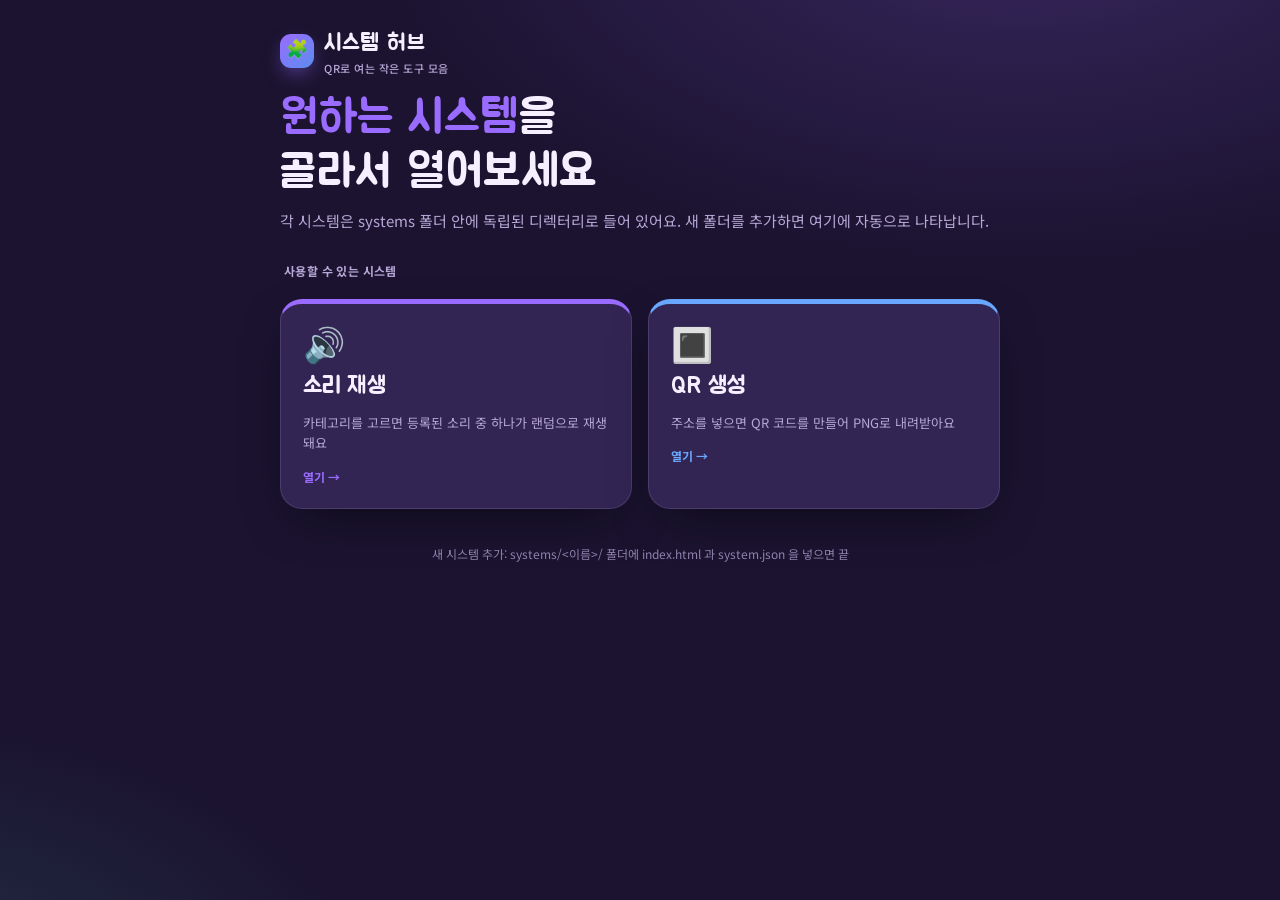
<file: index.html>
<!DOCTYPE html>
<html lang="ko">
<head>
<meta charset="UTF-8" />
<meta name="viewport" content="width=device-width, initial-scale=1.0" />
<title>시스템 허브</title>
<link rel="preconnect" href="https://fonts.googleapis.com" />
<link rel="preconnect" href="https://fonts.gstatic.com" crossorigin />
<link href="https://fonts.googleapis.com/css2?family=Jua&family=Noto+Sans+KR:wght@400;500;700&display=swap" rel="stylesheet" />
<link rel="stylesheet" href="shared/theme.css" />
</head>
<body>
<div class="wrap">
  <div class="topbar">
    <span class="brand"><span class="dot">🧩</span><span>시스템 허브<small>QR로 여는 작은 도구 모음</small></span></span>
  </div>

  <div class="hero">
    <h1><span class="hl">원하는 시스템</span>을<br>골라서 열어보세요</h1>
    <p>각 시스템은 systems 폴더 안에 독립된 디렉터리로 들어 있어요. 새 폴더를 추가하면 여기에 자동으로 나타납니다.</p>
  </div>

  <div class="seclbl">사용할 수 있는 시스템</div>
  <div class="syscards" id="cards"><div class="empty">불러오는 중…</div></div>

  <div class="foot">새 시스템 추가: systems/&lt;이름&gt;/ 폴더에 index.html 과 system.json 을 넣으면 끝</div>
</div>

<script src="shared/discover.js"></script>
<script>
async function loadSystems(){
  let ids = [];
  const files = await Discover.listFiles("systems");   // ["sound/system.json", ...] 또는 null
  if (files) {
    const set = new Set();
    files.forEach(p => { const m = p.match(/^([^/]+)\/system\.json$/); if (m) set.add(m[1]); });
    ids = [...set];
  } else {
    // 폴백: 액션이 만들어 둔 목록
    ids = await fetch("systems/registry.json", {cache:"no-store"}).then(r=>r.ok?r.json():[]).catch(()=>[]);
  }

  const metas = await Promise.all(ids.map(id =>
    fetch("systems/" + id + "/system.json").then(r => r.ok ? r.json() : null)
      .then(j => j ? Object.assign({id}, j) : null).catch(() => null)
  ));

  const list = metas.filter(Boolean).sort((a,b)=>(a.order||99)-(b.order||99) || a.title.localeCompare(b.title,"ko"));
  const box = document.getElementById("cards");
  if (!list.length){ box.innerHTML = '<div class="empty">아직 등록된 시스템이 없어요. systems 폴더에 추가해 주세요.</div>'; return; }
  box.innerHTML = "";
  list.forEach(s => {
    const a = document.createElement("a");
    a.className = "syscard"; a.href = "systems/" + s.id + "/";
    if (s.color) a.style.setProperty("--cc", s.color);
    a.innerHTML =
      '<span class="sico">' + (s.icon || "📦") + '</span>' +
      '<span class="stitle">' + (s.title || s.id) + '</span>' +
      '<span class="sdesc">' + (s.desc || "") + '</span>' +
      '<span class="sgo">열기 →</span>';
    box.appendChild(a);
  });
}
loadSystems();
</script>
</body>
</html>
</file>
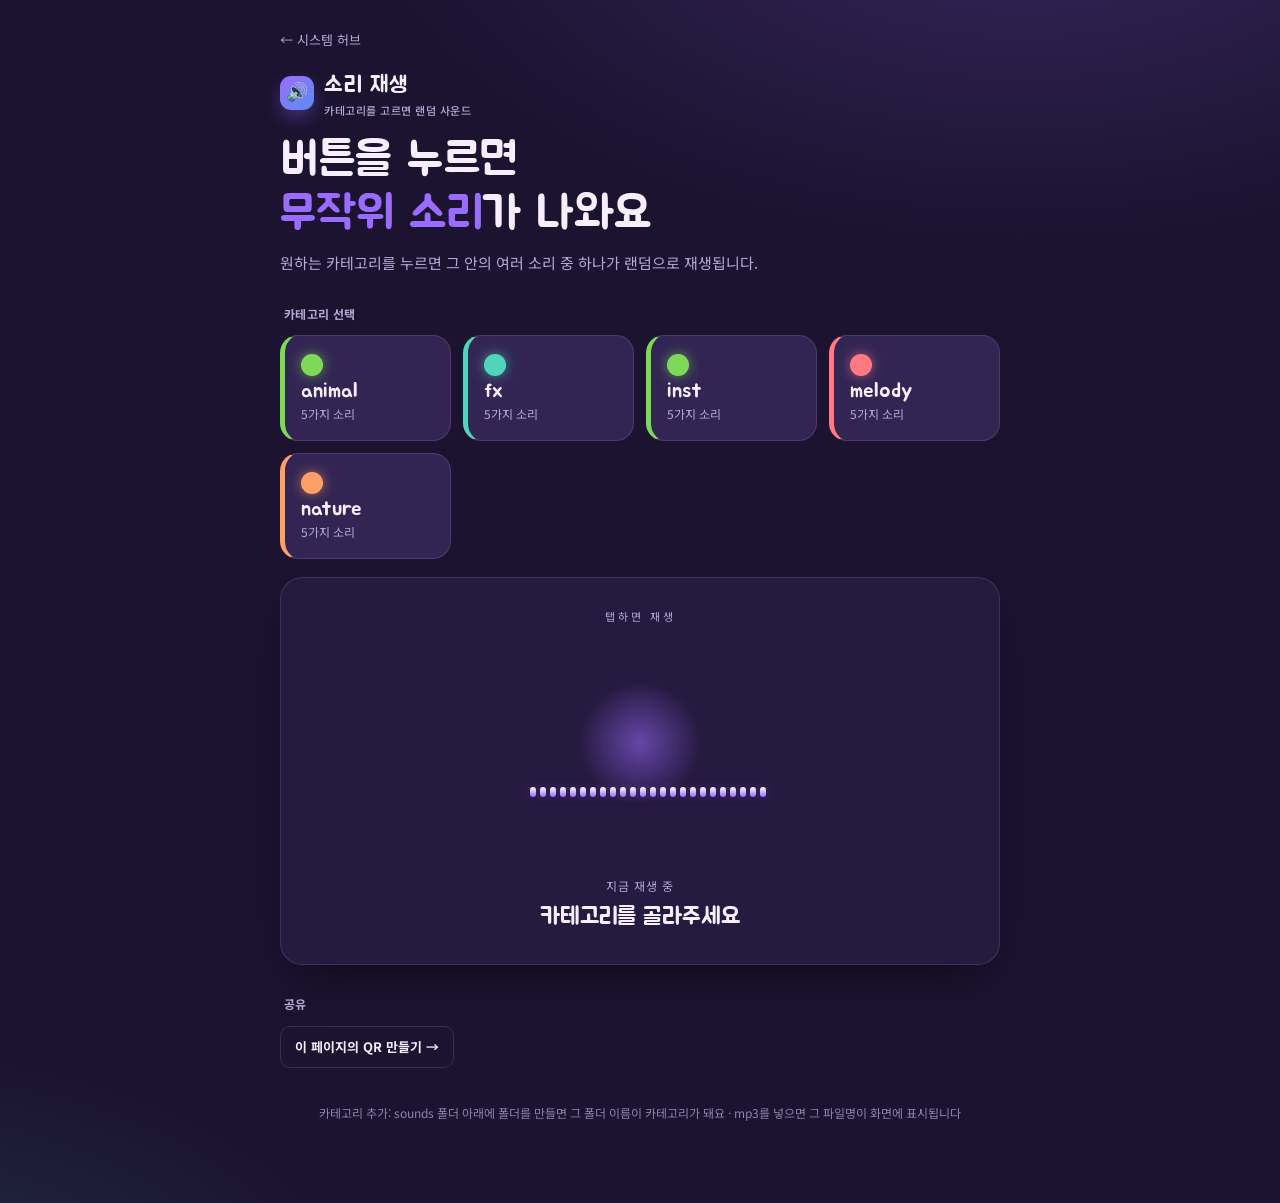
<file: systems/sound/index.html>
<!DOCTYPE html>
<html lang="ko">
<head>
<meta charset="UTF-8" />
<meta name="viewport" content="width=device-width, initial-scale=1.0" />
<title>소리 재생 · 사운드 QR</title>
<link rel="preconnect" href="https://fonts.googleapis.com" />
<link rel="preconnect" href="https://fonts.gstatic.com" crossorigin />
<link href="https://fonts.googleapis.com/css2?family=Jua&family=Noto+Sans+KR:wght@400;500;700&display=swap" rel="stylesheet" />
<link rel="stylesheet" href="../../shared/theme.css" />
</head>
<body>
<div class="wrap">
  <a class="crumb" href="../../">← 시스템 허브</a>
  <div class="topbar">
    <span class="brand"><span class="dot">🔊</span><span>소리 재생<small>카테고리를 고르면 랜덤 사운드</small></span></span>
  </div>

  <div class="hero">
    <h1>버튼을 누르면<br><span class="hl">무작위 소리</span>가 나와요</h1>
    <p>원하는 카테고리를 누르면 그 안의 여러 소리 중 하나가 랜덤으로 재생됩니다.</p>
  </div>

  <div class="seclbl">카테고리 선택</div>
  <div class="cats" id="cats"><div class="note">불러오는 중…</div></div>

  <div class="stage">
    <div class="eyebrow" id="eyebrow">탭하면 재생</div>
    <div class="orb"><div class="ring" id="orbRing"></div><div class="eq" id="eq"></div></div>
    <div class="now">
      <div class="nlbl">지금 재생 중</div>
      <div class="nval" id="nowName">카테고리를 골라주세요</div>
      <div class="ncat" id="nowCat"></div>
    </div>
  </div>

  <div class="seclbl">공유</div>
  <a class="btn ghost" id="qrLink" href="../qr/">이 페이지의 QR 만들기 →</a>

  <div class="foot">카테고리 추가: sounds 폴더 아래에 폴더를 만들면 그 폴더 이름이 카테고리가 돼요 · mp3를 넣으면 그 파일명이 화면에 표시됩니다</div>
</div>

<audio id="player" preload="auto"></audio>

<script src="../../shared/discover.js"></script>
<script>
/* 카테고리/소리 모두 sounds/ 폴더에서 자동으로 만들어집니다.
   - sounds/<폴더이름>/        → "폴더이름" 카테고리
   - sounds/<폴더이름>/*.mp3    → 그 카테고리의 소리들 (파일명이 표시 이름) */

const PALETTE = ["#FF7A85","#FFC861","#4FD6B8","#69A6FF","#C58BFF","#FF9F68","#7ED957","#FF6FB5","#5BD1D7","#B0A0FF"];
function colorFor(name){ let h=0; for(const ch of name) h=(h*31 + ch.charCodeAt(0)) >>> 0; return PALETTE[h % PALETTE.length]; }
function labelOf(file){ return file.replace(/\.mp3$/i, ""); }
function esc(s){ return String(s).replace(/[&<>"]/g, c => ({"&":"&amp;","<":"&lt;",">":"&gt;",'"':"&quot;"}[c])); }

let SOUNDMAP = {};   // { 폴더이름: ["파일.mp3", ...] }
let CATS = [];       // [{ id, name, color }]
const last = {};

async function loadSounds(){
  let map = {};
  const files = await Discover.listFiles("sounds");   // ["동물/cat.mp3", ...] 또는 null
  if (files) {
    files.forEach(p => { const m = p.match(/^([^/]+)\/(.+\.mp3)$/i); if (m) (map[m[1]] = map[m[1]] || []).push(m[2]); });
  } else {
    map = await fetch("sounds/manifest.json", {cache:"no-store"}).then(r=>r.ok?r.json():{}).catch(()=>({}));
  }
  SOUNDMAP = map || {};
  CATS = Object.keys(SOUNDMAP)
    .filter(k => Array.isArray(SOUNDMAP[k]) && SOUNDMAP[k].length)
    .sort((a,b) => a.localeCompare(b, "ko"))
    .map(name => ({ id:name, name, color:colorFor(name) }));
  renderCats();
}

/* 오디오 + 비주얼라이저 */
const audioEl = document.getElementById("player");
let AC, ANALYSER, FREQ, SRC;
function audio(){
  if (!AC){
    AC = new (window.AudioContext || window.webkitAudioContext)();
    SRC = AC.createMediaElementSource(audioEl);
    ANALYSER = AC.createAnalyser(); ANALYSER.fftSize = 128;
    FREQ = new Uint8Array(ANALYSER.frequencyBinCount);
    SRC.connect(ANALYSER); ANALYSER.connect(AC.destination);
    requestAnimationFrame(drawEq);
  }
  if (AC.state === "suspended") AC.resume();
}
const eqEl=document.getElementById("eq"), ringEl=document.getElementById("orbRing");
const BARS=24; for(let i=0;i<BARS;i++) eqEl.appendChild(document.createElement("span"));
const barEls=[...eqEl.children];
function drawEq(){
  requestAnimationFrame(drawEq);
  if(!ANALYSER) return;
  ANALYSER.getByteFrequencyData(FREQ);
  let peak=0;
  for(let i=0;i<BARS;i++){
    const v=FREQ[i+1]||0; peak=Math.max(peak,v);
    const h = v<8 ? (9+Math.sin(Date.now()/420+i*0.5)*4) : (10+(v/255)*84);
    barEls[i].style.height=h.toFixed(1)+"px";
  }
  ringEl.style.transform="scale("+(0.6+(peak/255)*0.7).toFixed(3)+")";
}

function renderCats(){
  const wrap = document.getElementById("cats"); wrap.innerHTML = "";
  if (!CATS.length){
    wrap.innerHTML = '<div class="note">아직 카테고리가 없어요. sounds 폴더 아래에 폴더를 만들고 mp3를 넣어 주세요.</div>';
    return;
  }
  CATS.forEach(c => {
    const b = document.createElement("button");
    b.className = "cat"; b.type = "button"; b.dataset.cat = c.id; b.style.setProperty("--cc", c.color);
    b.innerHTML = '<span class="cdot"></span><span class="cname">' + esc(c.name) + '</span>' +
                  '<span class="ccnt">' + SOUNDMAP[c.id].length + '가지 소리</span>';
    b.addEventListener("click", () => playCategory(c, b));
    wrap.appendChild(b);
  });
}
function playCategory(cat, btn){
  const list = SOUNDMAP[cat.id] || [];
  document.querySelectorAll(".cat").forEach(x => x.classList.remove("active"));
  if (btn) btn.classList.add("active");
  document.getElementById("nowCat").textContent = cat.name;
  document.getElementById("nowCat").style.color = cat.color;
  document.documentElement.style.setProperty("--glow", cat.color);
  if (!list.length) return;
  audio();
  let pick; do { pick = list[Math.floor(Math.random()*list.length)]; } while (list.length>1 && pick===last[cat.id]);
  last[cat.id] = pick;
  audioEl.src = encodeURI("sounds/" + cat.id + "/" + pick);
  audioEl.currentTime = 0; audioEl.play().catch(()=>{});
  document.getElementById("eyebrow").textContent = "재생 중";
  document.getElementById("nowName").textContent = labelOf(pick);
}

document.getElementById("qrLink").href = "../qr/?url=" + encodeURIComponent(location.href);
loadSounds();
</script>
</body>
</html>
</file>
<file: shared/theme.css>
:root{
  --ink:#1B1330; --ink-2:#251A40; --ink-3:#322553;
  --paper:#F5EFFF; --muted:#B6A8D6; --line:rgba(181,168,214,.18);
  --glow:#9A6BFF;
  --c-animal:#FF7A85; --c-inst:#FFC861; --c-nature:#4FD6B8; --c-fx:#69A6FF; --c-melody:#C58BFF;
  --radius:22px; --shadow:0 18px 50px -18px rgba(0,0,0,.6);
  --font-display:"Jua", system-ui, sans-serif;
  --font-body:"Noto Sans KR", system-ui, sans-serif;
}
*{box-sizing:border-box;}
html,body{margin:0;}
body{
  font-family:var(--font-body);
  background:
    radial-gradient(1100px 600px at 80% -10%, rgba(154,107,255,.22), transparent 60%),
    radial-gradient(900px 500px at -10% 110%, rgba(79,214,184,.14), transparent 55%),
    var(--ink);
  color:var(--paper); min-height:100vh; -webkit-font-smoothing:antialiased; line-height:1.55;
}
a{color:inherit;}
.wrap{max-width:760px; margin:0 auto; padding:26px 20px 80px;}

/* top bar / breadcrumb */
.topbar{display:flex; align-items:center; gap:12px; margin-bottom:14px;}
.brand{font-family:var(--font-display); font-size:23px; letter-spacing:.5px; display:flex; align-items:center; gap:10px; text-decoration:none;}
.brand .dot{width:34px; height:34px; border-radius:11px; display:grid; place-items:center;
  background:linear-gradient(140deg,var(--glow),#5B8DEF); font-size:18px; box-shadow:0 8px 22px -8px var(--glow);}
.brand small{display:block; font-family:var(--font-body); font-size:11px; color:var(--muted); font-weight:500; margin-top:-2px;}
.crumb{display:inline-flex; align-items:center; gap:6px; color:var(--muted); text-decoration:none; font-size:13px; margin-bottom:18px;}
.crumb:hover{color:var(--paper);}

/* hero */
.hero{margin-bottom:8px;}
.hero h1{font-family:var(--font-display); font-weight:400; line-height:1.18; font-size:clamp(28px,6.5vw,46px); margin:0 0 10px; letter-spacing:.5px;}
.hero h1 .hl{color:var(--glow);}
.hero p{color:var(--muted); margin:0; font-size:15px;}

/* labels */
.seclbl{font-size:12px; color:var(--muted); font-weight:700; letter-spacing:.4px; margin:30px 4px 12px;}

/* buttons */
.btn{border:none; cursor:pointer; font-family:var(--font-body); font-weight:700; font-size:13px; border-radius:10px;
  padding:10px 14px; color:#1B1330; background:var(--paper); transition:filter .12s ease, transform .12s ease; text-decoration:none; display:inline-block;}
.btn:hover{filter:brightness(.94);} .btn:active{transform:scale(.97);}
.btn.ghost{background:transparent; color:var(--paper); border:1px solid var(--line);}
.btn:focus-visible{outline:2px solid var(--glow); outline-offset:2px;}

/* hub system cards */
.syscards{display:grid; grid-template-columns:repeat(auto-fill,minmax(230px,1fr)); gap:16px; margin-top:18px;}
.syscard{display:flex; flex-direction:column; gap:8px; text-decoration:none; color:var(--paper);
  background:var(--ink-3); border:1px solid var(--line); border-radius:var(--radius); padding:22px;
  border-top:5px solid var(--cc, var(--glow)); box-shadow:var(--shadow);
  transition:transform .15s ease, border-color .15s ease;}
.syscard:hover{transform:translateY(-3px); border-color:var(--cc, var(--glow));}
.syscard .sico{font-size:34px; line-height:1;}
.syscard .stitle{font-family:var(--font-display); font-size:24px;}
.syscard .sdesc{color:var(--muted); font-size:13px;}
.syscard .sgo{margin-top:6px; font-size:12px; color:var(--cc, var(--glow)); font-weight:700;}
.syscards .empty,.note{color:var(--muted); font-size:14px;}

/* sound: category buttons */
.cats{display:grid; grid-template-columns:repeat(auto-fill,minmax(150px,1fr)); gap:12px;}
.cat{position:relative; cursor:pointer; border:1px solid var(--line); border-radius:18px; background:var(--ink-3); color:var(--paper);
  padding:18px 16px; text-align:left; font-family:var(--font-body); display:flex; flex-direction:column; gap:3px;
  transition:transform .12s ease, border-color .15s ease, box-shadow .15s ease; border-left:5px solid var(--cc);}
.cat:hover{transform:translateY(-2px); border-color:var(--cc);}
.cat:active{transform:scale(.98);}
.cat:focus-visible{outline:2px solid var(--glow); outline-offset:2px;}
.cat.active{box-shadow:0 0 0 2px var(--cc), 0 14px 30px -14px var(--cc);}
.cat.empty{opacity:.5;}
.cat .cico{font-size:26px; line-height:1;}
.cat .cdot{width:22px; height:22px; border-radius:50%; background:var(--cc); box-shadow:0 0 14px -2px var(--cc);}
.cat .cname{font-family:var(--font-display); font-size:21px; line-height:1.1;}
.cat .ccnt{font-size:12px; color:var(--muted);}

/* sound: player stage */
.stage{background:var(--ink-2); border:1px solid var(--line); border-radius:var(--radius); box-shadow:var(--shadow);
  padding:30px 20px 26px; margin:18px 0 0; display:flex; flex-direction:column; align-items:center; text-align:center;}
.eyebrow{font-size:11px; letter-spacing:3px; text-transform:uppercase; color:var(--muted); margin-bottom:14px;}
.orb{position:relative; width:min(64vw,220px); height:min(64vw,220px); display:grid; place-items:center; margin-bottom:18px;}
.orb .ring{position:absolute; inset:0; border-radius:50%;
  background:radial-gradient(circle at 50% 45%, rgba(154,107,255,.55), rgba(154,107,255,0) 62%); transform:scale(.6); transition:transform .12s ease;}
.eq{display:flex; align-items:flex-end; gap:4px; height:96px; z-index:1;}
.eq span{width:6px; border-radius:4px; height:10px; background:linear-gradient(180deg,#fff,var(--glow)); box-shadow:0 0 12px -2px var(--glow);}
.now .nlbl{font-size:12px; color:var(--muted); letter-spacing:1px;}
.now .nval{font-family:var(--font-display); font-size:24px; margin-top:3px; min-height:30px; word-break:break-word;}
.now .ncat{font-size:13px; margin-top:2px;}

/* qr tool */
.qrtool{display:flex; gap:24px; flex-wrap:wrap; align-items:flex-start; margin-top:22px;}
.qrpane{background:#fff; border-radius:18px; padding:16px; flex:0 0 auto; display:grid; place-items:center; min-width:200px; min-height:200px;}
.qrpane img,.qrpane canvas{display:block; width:200px !important; height:200px !important;}
.qrpane .ph{font-size:12px; color:#888; text-align:center; padding:40px 10px;}
.qrform{flex:1 1 260px; min-width:0;}
.field{margin-bottom:14px;}
.field label{display:block; font-size:12px; color:var(--muted); font-weight:700; margin-bottom:6px;}
.field input{width:100%; background:var(--ink); border:1px solid var(--line); color:var(--paper); border-radius:10px; padding:11px 13px; font-size:14px; font-family:ui-monospace,monospace;}
.field input:focus{outline:2px solid var(--glow); outline-offset:1px; border-color:transparent;}
.row{display:flex; gap:8px; flex-wrap:wrap;}

.foot{margin-top:36px; color:var(--muted); font-size:12px; text-align:center; opacity:.75;}

@media (prefers-reduced-motion: reduce){ .cat,.orb .ring,.syscard{transition:none;} }
@media (max-width:520px){ .qrtool{flex-direction:column;} .qrpane{align-self:center;} }
</file>
